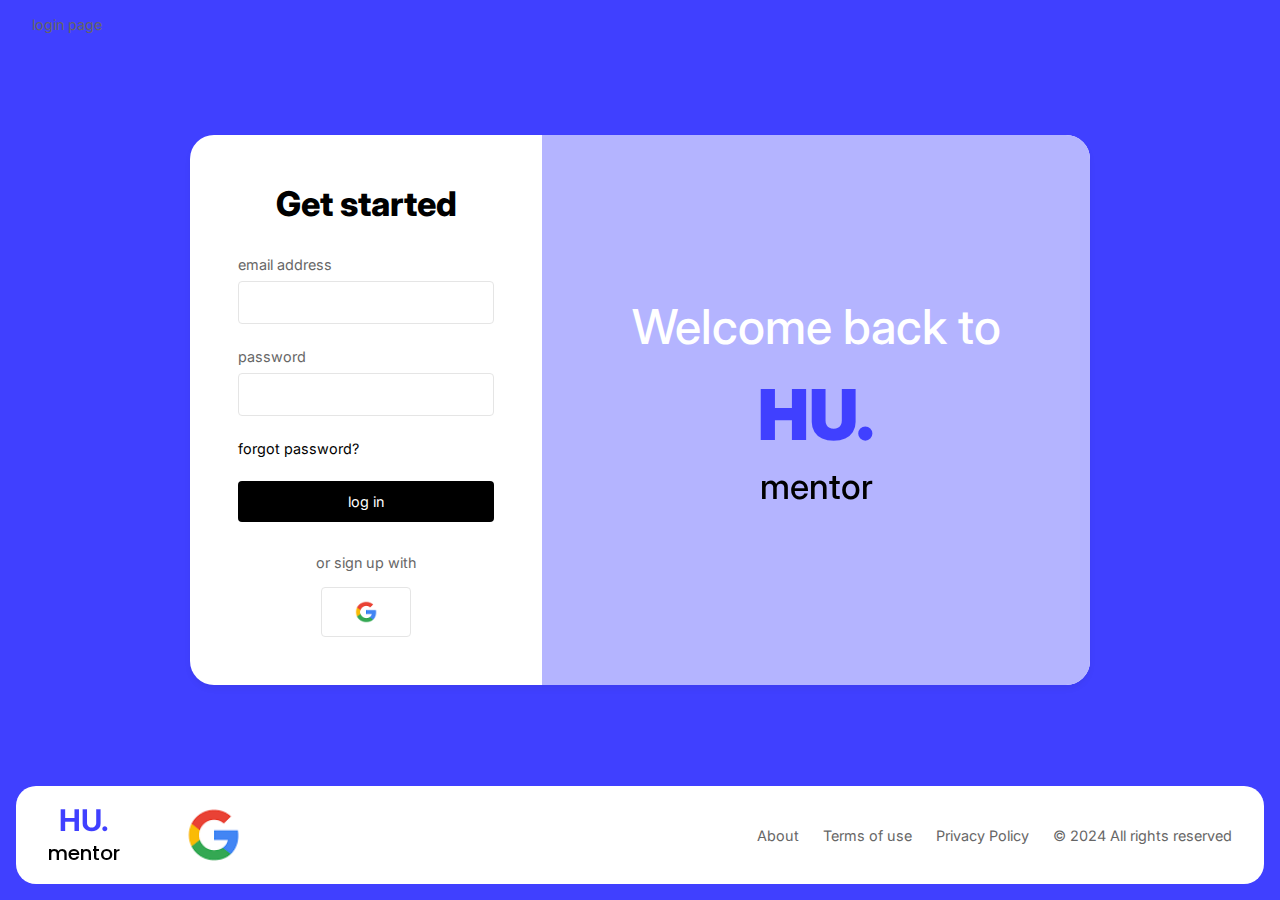
<file: login.html>
<!DOCTYPE html>
<html lang="en">
<head>
    <meta charset="UTF-8">
    <meta name="viewport" content="width=device-width, initial-scale=1.0">
    <title>HU Mentor Login</title>
    <link rel="stylesheet" href="style.css">
</head>
<body>
    <div class="page-wrapper">
        <p class="page-title">login page</p>
        <main class="container">
            <div class="login-card">
                <div class="login-form">
                    <h1>Get started</h1>
                    <form action="" method="post">
                        <div class="input-group">
                            <label for="email">email address</label>
                            <input type="email" name="email" id="email" required>
                        </div>
                        <div class="input-group">
                            <label for="password">password</label>
                            <input type="password" name="password" id="password" required>
                        </div>
                        <a href="#" class="forgot-password">forgot password?</a>
                        <button type="submit">log in</button>

                        <div class="social-login">
                            <p>or sign up with</p>
                            <a href="#" class="social-login-btn">
                                <img src="./assets/download.png" alt="google">
                            </a>
                        </div>
                    </form>
                </div>
                <div class="welcome-section">
                    <h1>Welcome back to</h1>
                    <div class="brand">
                        <div class="brand-name">HU.</div>
                        <div class="brand-type">mentor</div>
                    </div>
                </div>
            </div>
        </main>

        <footer class="footer">
            <div class="logo">
                <div class="logo-text">
                    <span class="logo-text-1">HU.</span>
                    <span class="logo-text-2">mentor</span>
                </div>
                <img src="./assets/download.png" alt="logo" class="logo-img">
            </div>
            <div class="footer-links">
                <a href="#">About</a>
                <a href="#">Terms of use</a>
                <a href="#">Privacy Policy</a>
                <span>© 2024 All rights reserved</span>
            </div>
        </footer>
    </div>
</body>
</html>
</file>
<file: style.css>
/* Import Inter font */
@import url('https://fonts.googleapis.com/css2?family=Inter:wght@400;500;600;700&display=swap');
@import url('https://fonts.googleapis.com/css2?family=Poppins:wght@400;500;600;700&display=swap');

/* Reset and base styles */
* {
    margin: 0;
    padding: 0;
    box-sizing: border-box;
    font-family: 'Inter', sans-serif, 'Popin';   
}

body {
    min-height: 100vh;
    background: #4040FF;
}

.page-wrapper {
    min-height: 100vh;
    display: flex;
    flex-direction: column;
    padding: 1rem;
}

.page-title {
    color: #666;
    font-size: 0.9rem;
    margin-bottom: 1rem;
    margin-left: 1rem;
    
}

.container {
    flex: 1;
    display: flex;
    justify-content: center;
    align-items: center;
}

.login-card {
    background: white;
    border-radius: 24px;
    width: 100%;
    max-width: 900px;
    min-height: 500px;
    display: flex;
    overflow: hidden;
    box-shadow: 0 4px 6px rgba(0, 0, 0, 0.05);
}

/* Login form styles */
.login-form {
    width: 50%;
    padding: 3rem;
    display: flex;
    flex-direction: column;
}

.login-form h1 {
    font-size: 34px;
    font-weight: 800;
    color: #000;
    margin-bottom: 2rem;
    text-align: center  ;
}

.input-group {
    margin-bottom: 1.5rem;
}

.input-group label {
    display: block;
    color: #666;
    font-size: 0.9rem;
    margin-bottom: 0.5rem;
}

.input-group input {
    width: 100%;
    padding: 0.75rem;
    border: 1px solid #E5E5E5;
    border-radius: 4px;
    font-size: 0.9rem;
}

.forgot-password {
    display: block;
    color: #000;
    text-decoration: none;
    font-size: 0.9rem;
    margin-bottom: 1.5rem;
}

button[type="submit"] {
    width: 100%;
    padding: 0.75rem;
    background: #000;
    color: white;
    border: none;
    border-radius: 4px;
    cursor: pointer;
    font-size: 0.9rem;
    margin-bottom: 2rem;
    text-transform: lowercase;
}

.social-login {
    text-align: center;
}

.social-login p {
    color: #666;
    font-size: 0.9rem;
    margin-bottom: 1rem;
}

.social-login-btn {
    display: inline-flex;
    align-items: center;
    justify-content: center;
    padding: 0.75rem 2rem;
    border: 1px solid #E5E5E5;
    border-radius: 4px;
    cursor: pointer;
}

.social-login-btn img {
    height: 24px;
    width: auto;
}

/* Welcome section styles */
.welcome-section {
    background: #B4B4FF;
    width: 80%;
    padding: 3rem;
    color: white;
    display: flex;
    flex-direction: column;
    justify-content: center;
}

.welcome-section h1 {
    font-size: 48px;
    font-weight: 500;
    margin-bottom: 1rem;
    text-align: center;
    color: #fff;
}

.brand {
    display: flex;
    flex-direction: column;
    gap: 0.5rem;
    align-items: center;
    justify-content: center;
    margin-bottom: 1rem;text-align: center;
}

.brand-name {
    font-size: 70px;
    font-weight: 900    ;
    background: #4040FF;
    -webkit-text-fill-color: transparent;
    -webkit-background-clip: text;
    background-clip: text;
}

.brand-type {
    font-size: 35px;
    font-weight: 500;
    background: #000;
    -webkit-text-fill-color: transparent;
    -webkit-background-clip: text;
    background-clip: text;
}

/* Footer styles */
.footer {
    background: white;
    border-radius: 20px;
    padding: 1rem 2rem;
    margin-top: 1rem;
    display: flex;
    justify-content: space-between;
    align-items: center;
}

.logo {
    display: flex;
    align-items: center;
    gap: 4rem;
}

.logo-text {
    display: flex;
    align-items: center;
    flex-direction: column;
    justify-content: center;
    align-items: center;
    font-family: 'Poppins', sans-serif;
}


.logo-text-1 {
    font-weight: bold;
    font-size: 30px;
    background: #4040FF;
    /* text-transform: uppercase; */
    -webkit-text-fill-color: transparent;
    -webkit-background-clip: text;
    background-clip: text;
}

.logo-text-2 {
   font-family: 'Poppins', sans-serif;
   font-size: 20px;
   font-weight: 500;
   background: #000;
   -webkit-text-fill-color: transparent;
   -webkit-background-clip: text;
   background-clip: text;
}

.logo-img {
    height: 60px;
    width: auto;
}

.footer-links {
    display: flex;
    align-items: center;
    gap: 1.5rem;
}

.footer-links a {
    color: #666;
    text-decoration: none;
    font-size: 0.9rem;
}

.footer-links span {
    color: #666;
    font-size: 0.9rem;
}
</file>
